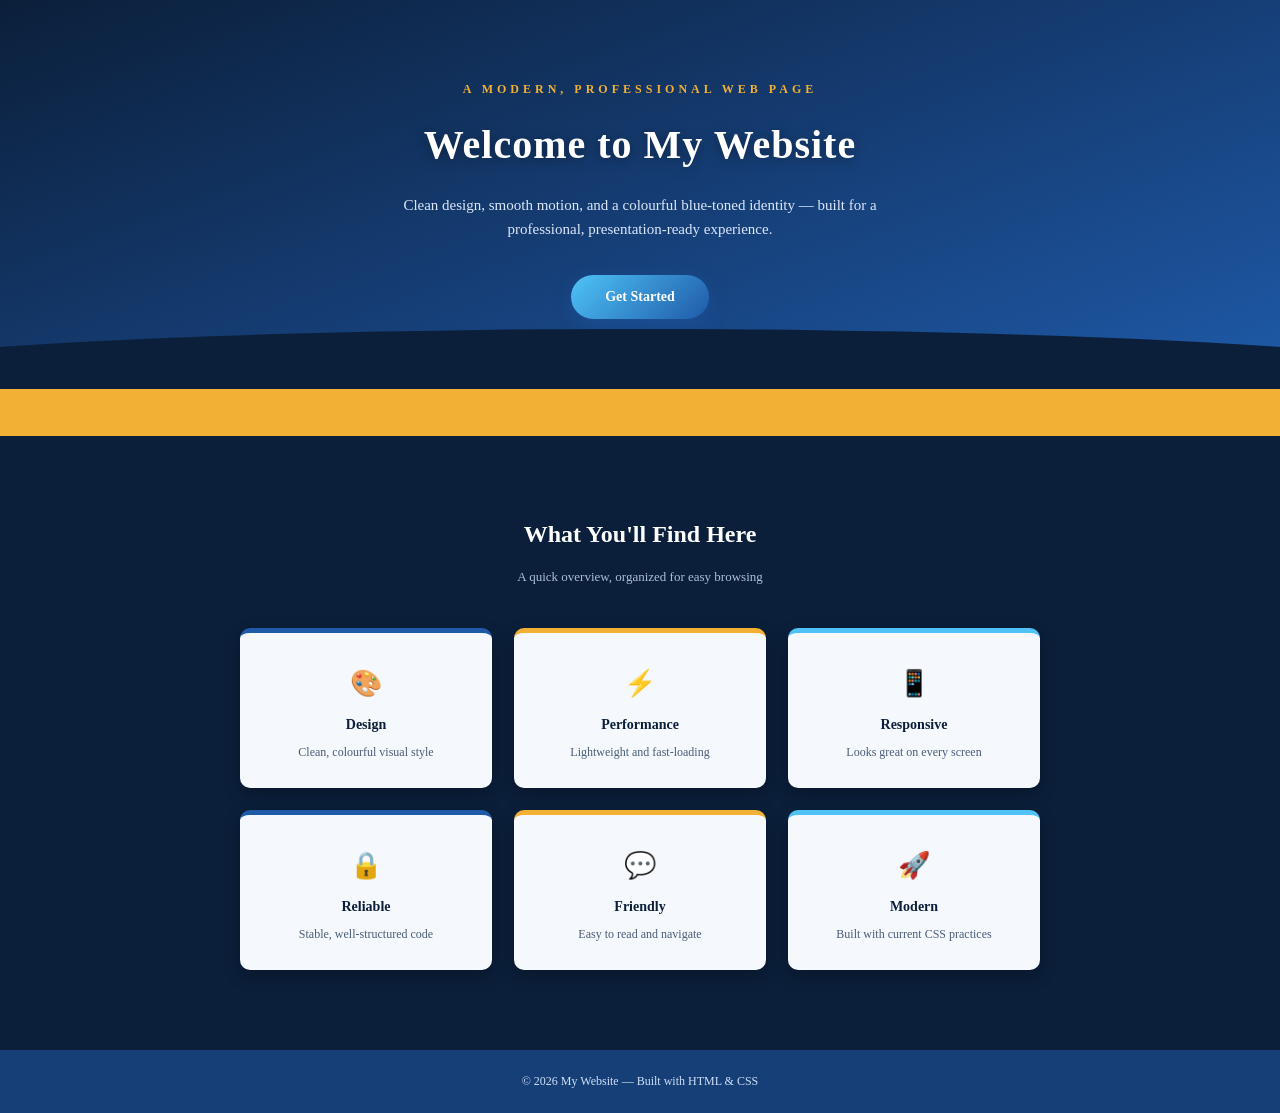
<file: index.html>
<!DOCTYPE html>
<html lang="en">
<head>
<meta charset="UTF-8">
<meta name="viewport" content="width=device-width, initial-scale=1.0">
<title>Welcome to My Website</title>

<style>
    /* ============================================
       DESIGN TOKENS
       Palette:
         --navy   : deep base background
         --blue   : primary brand blue
         --sky    : light blue accent
         --gold   : warm highlight (the "colourful" pop)
         --offwhite: card/light surface
       ============================================ */
    :root {
        --navy: #0b1f3a;
        --blue: #1e5aa8;
        --blue-dark: #163f78;
        --sky: #4fc3f7;
        --gold: #f2b134;
        --offwhite: #f5f8fc;
        --white: #ffffff;
        --font-body: Cambria, "Times New Roman", serif;
    }

    * { box-sizing: border-box; }

    html {
        scroll-behavior: smooth;
    }

    /* Custom scrollbar for a more polished feel */
    ::-webkit-scrollbar { width: 10px; }
    ::-webkit-scrollbar-track { background: var(--navy); }
    ::-webkit-scrollbar-thumb {
        background: linear-gradient(var(--sky), var(--blue));
        border-radius: 10px;
    }

    body {
        margin: 0;
        font-family: var(--font-body);
        font-size: 14px;
        color: var(--white);
        text-align: center;
        background: var(--navy);
        line-height: 1.6;
    }

    /* ============================================
       HERO SECTION
       Gradient navy -> blue, with fade-in headline
       ============================================ */
    .hero {
        background: linear-gradient(160deg, var(--navy) 0%, var(--blue-dark) 55%, var(--blue) 100%);
        padding: 80px 20px 60px;
        position: relative;
        overflow: hidden;
    }

    .hero::after {
        content: "";
        position: absolute;
        bottom: -60px;
        left: 50%;
        transform: translateX(-50%);
        width: 140%;
        height: 120px;
        background: var(--navy);
        border-radius: 50%;
    }

    .eyebrow {
        letter-spacing: 4px;
        text-transform: uppercase;
        font-size: 12px;
        color: var(--gold);
        font-weight: bold;
        margin-bottom: 14px;
        animation: fadeInDown 0.8s ease both;
    }

    h1 {
        font-size: 40px;
        margin: 0 0 16px;
        letter-spacing: 1px;
        color: var(--white);
        text-shadow: 0 2px 12px rgba(0,0,0,0.35);
        animation: fadeInUp 0.9s ease both;
    }

    .hero p.subtitle {
        max-width: 520px;
        margin: 0 auto;
        color: #dce8f9;
        font-size: 15px;
        animation: fadeInUp 1.1s ease both;
    }

    @keyframes fadeInUp {
        from { opacity: 0; transform: translateY(25px); }
        to   { opacity: 1; transform: translateY(0); }
    }
    @keyframes fadeInDown {
        from { opacity: 0; transform: translateY(-15px); }
        to   { opacity: 1; transform: translateY(0); }
    }

    /* ============================================
       SCROLLING TICKER (CSS marquee)
       ============================================ */
    .scroll-container {
        width: 100%;
        overflow: hidden;
        background: var(--gold);
        color: var(--navy);
        padding: 12px 0;
        white-space: nowrap;
        box-shadow: 0 4px 14px rgba(0,0,0,0.25);
    }

    .scroll-text {
        display: inline-block;
        padding-left: 100%;
        animation: scroll-left 14s linear infinite;
        font-weight: bold;
        font-size: 14px;
        letter-spacing: 0.5px;
    }

    @keyframes scroll-left {
        0%   { transform: translateX(0); }
        100% { transform: translateX(-100%); }
    }

    /* ============================================
       BUTTON
       Gradient fill, lifts and glows on hover
       ============================================ */
    .my-button {
        background: linear-gradient(135deg, var(--sky), var(--blue));
        color: var(--white);
        font-family: var(--font-body);
        font-size: 14px;
        font-weight: bold;
        border: none;
        padding: 14px 34px;
        border-radius: 30px;
        cursor: pointer;
        margin: 34px 0 10px;
        box-shadow: 0 6px 18px rgba(30, 90, 168, 0.45);
        transition: transform 0.25s ease, box-shadow 0.25s ease;
    }

    .my-button:hover {
        transform: translateY(-3px);
        box-shadow: 0 10px 24px rgba(79, 195, 247, 0.55);
    }

    .my-button:active {
        transform: translateY(0);
    }

    /* ============================================
       SECTION: GRID CARDS
       Each card has a rotating colored top accent
       ============================================ */
    .section {
        padding: 60px 20px 80px;
        background: var(--navy);
    }

    .section-title {
        font-size: 24px;
        margin-bottom: 6px;
        color: var(--white);
    }

    .section-subtitle {
        color: #a9c0dd;
        font-size: 13px;
        margin-bottom: 40px;
    }

    .grid-container {
        display: grid;
        grid-template-columns: repeat(3, 1fr);
        gap: 22px;
        max-width: 800px;
        margin: 0 auto;
    }

    .grid-box {
        background: var(--offwhite);
        color: var(--navy);
        font-family: var(--font-body);
        font-size: 14px;
        padding: 30px 16px 26px;
        border-radius: 10px;
        font-weight: bold;
        border-top: 5px solid var(--blue);
        box-shadow: 0 6px 16px rgba(0,0,0,0.25);
        transition: transform 0.25s ease, box-shadow 0.25s ease;
    }

    /* Rotating accent colors: blue / gold / sky */
    .grid-box:nth-child(3n+1) { border-top-color: var(--blue); }
    .grid-box:nth-child(3n+2) { border-top-color: var(--gold); }
    .grid-box:nth-child(3n+3) { border-top-color: var(--sky); }

    .grid-box:hover {
        transform: translateY(-8px);
        box-shadow: 0 14px 26px rgba(0,0,0,0.35);
    }

    .grid-box .icon {
        font-size: 26px;
        display: block;
        margin-bottom: 10px;
    }

    .grid-box .desc {
        display: block;
        font-weight: normal;
        font-size: 12px;
        color: #4a5c78;
        margin-top: 6px;
    }

    footer {
        padding: 22px;
        background: var(--blue-dark);
        color: #cfe0f7;
        font-size: 12px;
    }

    /* ============================================
       RESPONSIVE
       ============================================ */
    @media (max-width: 640px) {
        .grid-container { grid-template-columns: 1fr; }
        h1 { font-size: 30px; }
    }
</style>
</head>

<body>

    <!-- ================= HERO ================= -->
    <section class="hero">
        <div class="eyebrow">A Modern, Professional Web Page</div>
        <h1>Welcome to My Website</h1>
        <p class="subtitle">
            Clean design, smooth motion, and a colourful blue-toned identity —
            built for a professional, presentation-ready experience.
        </p>
        <button class="my-button" onclick="alert('Thanks for clicking!')">Get Started</button>
    </section>

    <!-- ================= SCROLLING TICKER ================= -->
    <div class="scroll-container">
        <span class="scroll-text">
            ✨ Welcome to my website — thank you for visiting. Explore the sections below to learn more. ✨
        </span>
    </div>

    <!-- ================= GRID SECTION ================= -->
    <section class="section">
        <h2 class="section-title">What You'll Find Here</h2>
        <p class="section-subtitle">A quick overview, organized for easy browsing</p>

        <div class="grid-container">
            <div class="grid-box">
                <span class="icon">🎨</span>
                Design
                <span class="desc">Clean, colourful visual style</span>
            </div>
            <div class="grid-box">
                <span class="icon">⚡</span>
                Performance
                <span class="desc">Lightweight and fast-loading</span>
            </div>
            <div class="grid-box">
                <span class="icon">📱</span>
                Responsive
                <span class="desc">Looks great on every screen</span>
            </div>
            <div class="grid-box">
                <span class="icon">🔒</span>
                Reliable
                <span class="desc">Stable, well-structured code</span>
            </div>
            <div class="grid-box">
                <span class="icon">💬</span>
                Friendly
                <span class="desc">Easy to read and navigate</span>
            </div>
            <div class="grid-box">
                <span class="icon">🚀</span>
                Modern
                <span class="desc">Built with current CSS practices</span>
            </div>
        </div>
    </section>

    <footer>
        © 2026 My Website — Built with HTML &amp; CSS
    </footer>

</body>
</html>
</file>
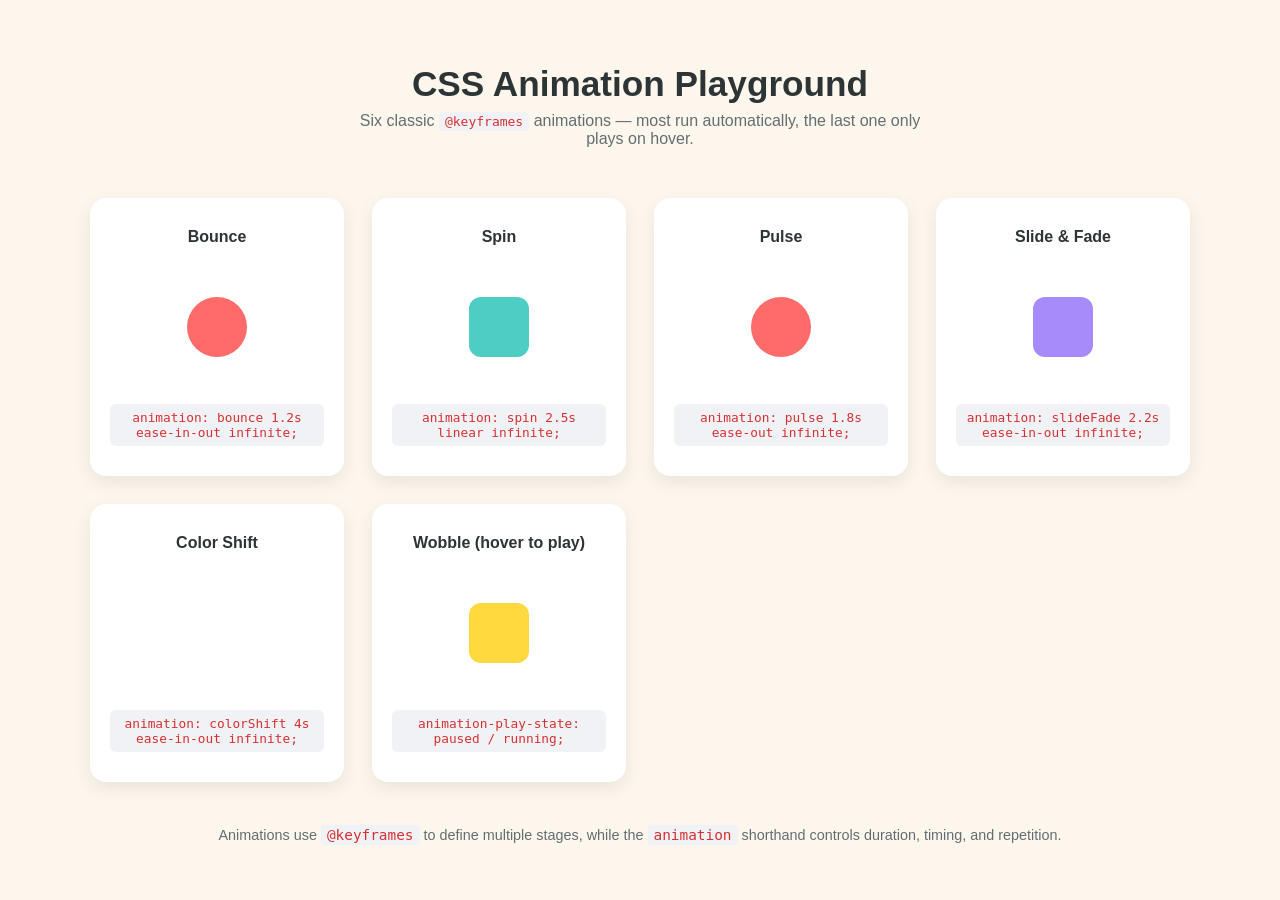
<file: Animation_2.html>
<!DOCTYPE html>
<html lang="en">
<head>
<meta charset="UTF-8">
<meta name="viewport" content="width=device-width, initial-scale=1.0">
<title>CSS Animation Demo</title>
<style>
  :root {
    --bg: #fdf6ec;
    --card: #ffffff;
    --accent: #ff6b6b;
    --accent2: #4ecdc4;
    --accent3: #ffd93d;
    --accent4: #a78bfa;
    --text: #2d3436;
  }

  * { box-sizing: border-box; }

  body {
    margin: 0;
    font-family: 'Trebuchet MS', 'Segoe UI', sans-serif;
    background: var(--bg);
    color: var(--text);
    padding: 40px 20px;
  }

  header {
    text-align: center;
    margin-bottom: 50px;
  }

  header h1 { font-size: 2.2rem; margin-bottom: 8px; }
  header p  { color: #636e72; max-width: 600px; margin: 0 auto; }

  .grid {
    display: grid;
    grid-template-columns: repeat(auto-fit, minmax(230px, 1fr));
    gap: 28px;
    max-width: 1100px;
    margin: 0 auto;
  }

  .card {
    background: var(--card);
    border-radius: 16px;
    padding: 30px 20px;
    text-align: center;
    box-shadow: 0 6px 18px rgba(0,0,0,0.08);
    overflow: hidden;
  }

  .card h3 { margin-top: 0; font-size: 1rem; color: #2d3436; }
  .card code {
    display: block;
    margin-top: 12px;
    background: #f1f2f6;
    padding: 6px 8px;
    border-radius: 6px;
    font-size: 0.8rem;
    color: #d63031;
  }

  .stage {
    height: 130px;
    display: flex;
    align-items: center;
    justify-content: center;
    position: relative;
  }

  .shape {
    width: 60px;
    height: 60px;
    border-radius: 12px;
  }

  /* 1. Bounce animation */
  @keyframes bounce {
    0%, 100% { transform: translateY(0); }
    50%      { transform: translateY(-35px); }
  }
  .anim-bounce {
    background: var(--accent);
    border-radius: 50%;
    animation: bounce 1.2s ease-in-out infinite;
  }

  /* 2. Spin animation */
  @keyframes spin {
    from { transform: rotate(0deg); }
    to   { transform: rotate(360deg); }
  }
  .anim-spin {
    background: var(--accent2);
    animation: spin 2.5s linear infinite;
  }

  /* 3. Pulse animation */
  @keyframes pulse {
    0%   { transform: scale(1);   box-shadow: 0 0 0 0 rgba(255,107,107,0.5); }
    70%  { transform: scale(1.15); box-shadow: 0 0 0 15px rgba(255,107,107,0); }
    100% { transform: scale(1);   box-shadow: 0 0 0 0 rgba(255,107,107,0); }
  }
  .anim-pulse {
    background: var(--accent);
    border-radius: 50%;
    animation: pulse 1.8s ease-out infinite;
  }

  /* 4. Slide + fade animation */
  @keyframes slideFade {
    0%   { transform: translateX(-60px); opacity: 0; }
    50%  { opacity: 1; }
    100% { transform: translateX(60px); opacity: 0; }
  }
  .anim-slide {
    background: var(--accent4);
    animation: slideFade 2.2s ease-in-out infinite;
  }

  /* 5. Color-changing animation (multi-step keyframes) */
  @keyframes colorShift {
    0%   { background: var(--accent); }
    25%  { background: var(--accent3); }
    50%  { background: var(--accent2); }
    75%  { background: var(--accent4); }
    100% { background: var(--accent); }
  }
  .anim-color {
    animation: colorShift 4s ease-in-out infinite;
  }

  /* 6. Animation triggered on hover with pause/play control */
  @keyframes wobble {
    0%, 100% { transform: rotate(0deg); }
    25%      { transform: rotate(-12deg); }
    75%      { transform: rotate(12deg); }
  }
  .anim-hover {
    background: var(--accent3);
    animation: wobble 0.6s ease-in-out infinite;
    animation-play-state: paused;
  }
  .card:hover .anim-hover {
    animation-play-state: running;
  }

  footer {
    text-align: center;
    color: #636e72;
    margin-top: 45px;
    font-size: 0.9rem;
  }

  code.inline {
    background: #f1f2f6;
    padding: 2px 6px;
    border-radius: 4px;
    color: #d63031;
  }
</style>
</head>
<body>

<header>
  <h1>CSS Animation Playground</h1>
  <p>Six classic <code class="inline">@keyframes</code> animations — most run automatically, the last one only plays on hover.</p>
</header>

<div class="grid">

  <div class="card">
    <h3>Bounce</h3>
    <div class="stage"><div class="shape anim-bounce"></div></div>
    <code>animation: bounce 1.2s ease-in-out infinite;</code>
  </div>

  <div class="card">
    <h3>Spin</h3>
    <div class="stage"><div class="shape anim-spin"></div></div>
    <code>animation: spin 2.5s linear infinite;</code>
  </div>

  <div class="card">
    <h3>Pulse</h3>
    <div class="stage"><div class="shape anim-pulse"></div></div>
    <code>animation: pulse 1.8s ease-out infinite;</code>
  </div>

  <div class="card">
    <h3>Slide &amp; Fade</h3>
    <div class="stage"><div class="shape anim-slide"></div></div>
    <code>animation: slideFade 2.2s ease-in-out infinite;</code>
  </div>

  <div class="card">
    <h3>Color Shift</h3>
    <div class="stage"><div class="shape anim-color"></div></div>
    <code>animation: colorShift 4s ease-in-out infinite;</code>
  </div>

  <div class="card">
    <h3>Wobble (hover to play)</h3>
    <div class="stage"><div class="shape anim-hover"></div></div>
    <code>animation-play-state: paused / running;</code>
  </div>

</div>

<footer>
  <p>Animations use <code class="inline">@keyframes</code> to define multiple stages, while the <code class="inline">animation</code> shorthand controls duration, timing, and repetition.</p>
</footer>

</body>
</html>
</file>
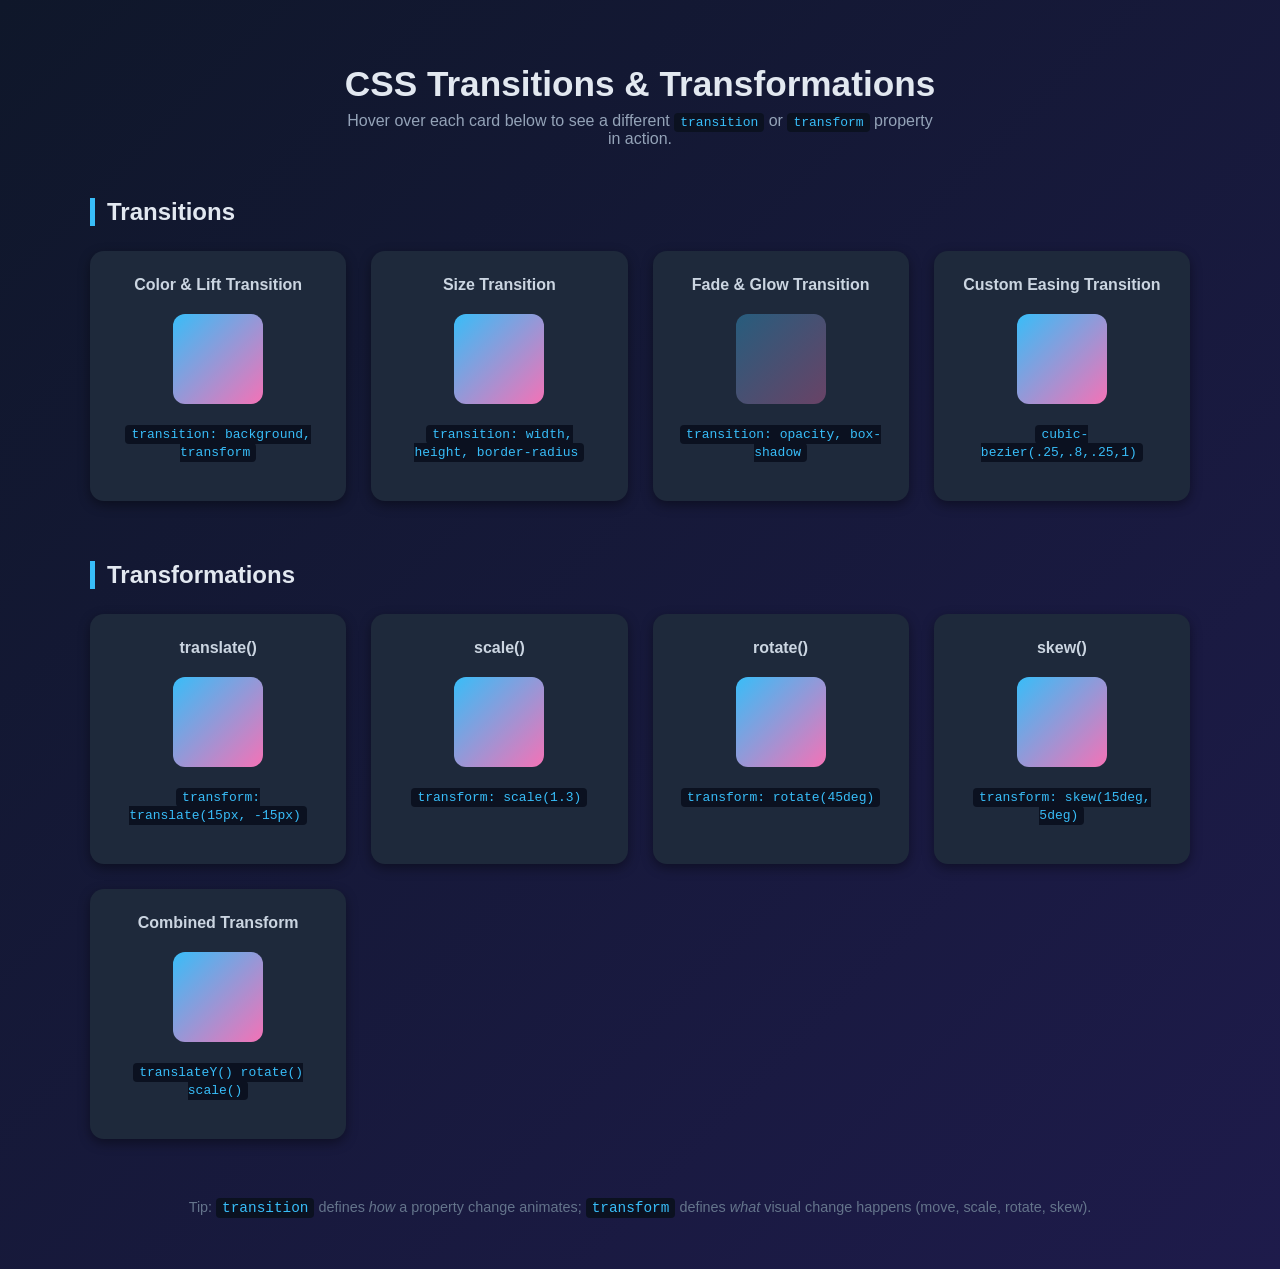
<file: Transitions_1.html>
<!DOCTYPE html>
<html lang="en">
<head>
<meta charset="UTF-8">
<meta name="viewport" content="width=device-width, initial-scale=1.0">
<title>CSS Transitions &amp; Transformations Demo</title>
<style>
  :root {
    --bg: #0f172a;
    --card: #1e293b;
    --accent: #38bdf8;
    --accent2: #f472b6;
    --accent3: #34d399;
    --text: #e2e8f0;
  }

  * { box-sizing: border-box; }

  body {
    margin: 0;
    font-family: 'Segoe UI', Tahoma, Geneva, Verdana, sans-serif;
    background: linear-gradient(135deg, #0f172a, #1e1b4b);
    color: var(--text);
    padding: 40px 20px;
  }

  header {
    text-align: center;
    margin-bottom: 50px;
  }

  header h1 {
    font-size: 2.2rem;
    margin-bottom: 8px;
  }

  header p {
    color: #94a3b8;
    max-width: 600px;
    margin: 0 auto;
  }

  section {
    max-width: 1100px;
    margin: 0 auto 60px auto;
  }

  section h2 {
    border-left: 5px solid var(--accent);
    padding-left: 12px;
    margin-bottom: 25px;
  }

  .grid {
    display: grid;
    grid-template-columns: repeat(auto-fit, minmax(220px, 1fr));
    gap: 25px;
  }

  .card {
    background: var(--card);
    border-radius: 14px;
    padding: 25px;
    text-align: center;
    box-shadow: 0 4px 12px rgba(0,0,0,0.4);
    cursor: pointer;
  }

  .card h3 {
    margin-top: 0;
    font-size: 1rem;
    color: #cbd5e1;
  }

  .box {
    width: 90px;
    height: 90px;
    margin: 20px auto;
    border-radius: 12px;
    background: linear-gradient(135deg, var(--accent), var(--accent2));
  }

  /* ---------- TRANSITION EXAMPLES ---------- */

  /* 1. Simple property transition (color + background) */
  .t-color {
    transition: background 0.4s ease, transform 0.4s ease;
  }
  .t-color:hover {
    background: linear-gradient(135deg, var(--accent3), var(--accent));
    transform: translateY(-8px);
  }

  /* 2. Size transition */
  .t-size {
    transition: width 0.5s ease-in-out, height 0.5s ease-in-out, border-radius 0.5s ease;
  }
  .card:hover .t-size {
    width: 120px;
    height: 120px;
    border-radius: 50%;
  }

  /* 3. Opacity + shadow transition */
  .t-fade {
    transition: opacity 0.6s ease, box-shadow 0.6s ease;
    opacity: 0.35;
  }
  .card:hover .t-fade {
    opacity: 1;
    box-shadow: 0 0 25px var(--accent2);
  }

  /* 4. Multiple property transition with custom timing function */
  .t-multi {
    transition: transform 0.5s cubic-bezier(.25,.8,.25,1), background 0.5s ease;
  }
  .card:hover .t-multi {
    transform: rotate(15deg) scale(1.15);
    background: linear-gradient(135deg, #fbbf24, #f472b6);
  }

  /* ---------- TRANSFORM EXAMPLES ---------- */

  .tr-translate:hover { transform: translate(15px, -15px); transition: transform 0.4s ease; }
  .tr-scale:hover      { transform: scale(1.3); transition: transform 0.4s ease; }
  .tr-rotate:hover     { transform: rotate(45deg); transition: transform 0.4s ease; }
  .tr-skew:hover       { transform: skew(15deg, 5deg); transition: transform 0.4s ease; }
  .tr-combo:hover       {
    transform: translateY(-10px) rotate(10deg) scale(1.1);
    transition: transform 0.5s ease;
  }

  footer {
    text-align: center;
    color: #64748b;
    margin-top: 40px;
    font-size: 0.9rem;
  }

  code {
    background: #0b1120;
    padding: 2px 6px;
    border-radius: 4px;
    color: var(--accent);
  }
</style>
</head>
<body>

<header>
  <h1>CSS Transitions &amp; Transformations</h1>
  <p>Hover over each card below to see a different <code>transition</code> or <code>transform</code> property in action.</p>
</header>

<section>
  <h2>Transitions</h2>
  <div class="grid">
    <div class="card">
      <h3>Color &amp; Lift Transition</h3>
      <div class="box t-color"></div>
      <p><code>transition: background, transform</code></p>
    </div>

    <div class="card">
      <h3>Size Transition</h3>
      <div class="box t-size"></div>
      <p><code>transition: width, height, border-radius</code></p>
    </div>

    <div class="card">
      <h3>Fade &amp; Glow Transition</h3>
      <div class="box t-fade"></div>
      <p><code>transition: opacity, box-shadow</code></p>
    </div>

    <div class="card">
      <h3>Custom Easing Transition</h3>
      <div class="box t-multi"></div>
      <p><code>cubic-bezier(.25,.8,.25,1)</code></p>
    </div>
  </div>
</section>

<section>
  <h2>Transformations</h2>
  <div class="grid">
    <div class="card">
      <h3>translate()</h3>
      <div class="box tr-translate"></div>
      <p><code>transform: translate(15px, -15px)</code></p>
    </div>

    <div class="card">
      <h3>scale()</h3>
      <div class="box tr-scale"></div>
      <p><code>transform: scale(1.3)</code></p>
    </div>

    <div class="card">
      <h3>rotate()</h3>
      <div class="box tr-rotate"></div>
      <p><code>transform: rotate(45deg)</code></p>
    </div>

    <div class="card">
      <h3>skew()</h3>
      <div class="box tr-skew"></div>
      <p><code>transform: skew(15deg, 5deg)</code></p>
    </div>

    <div class="card">
      <h3>Combined Transform</h3>
      <div class="box tr-combo"></div>
      <p><code>translateY() rotate() scale()</code></p>
    </div>
  </div>
</section>

<footer>
  <p>Tip: <code>transition</code> defines <em>how</em> a property change animates; <code>transform</code> defines <em>what</em> visual change happens (move, scale, rotate, skew).</p>
</footer>

</body>
</html>
</file>
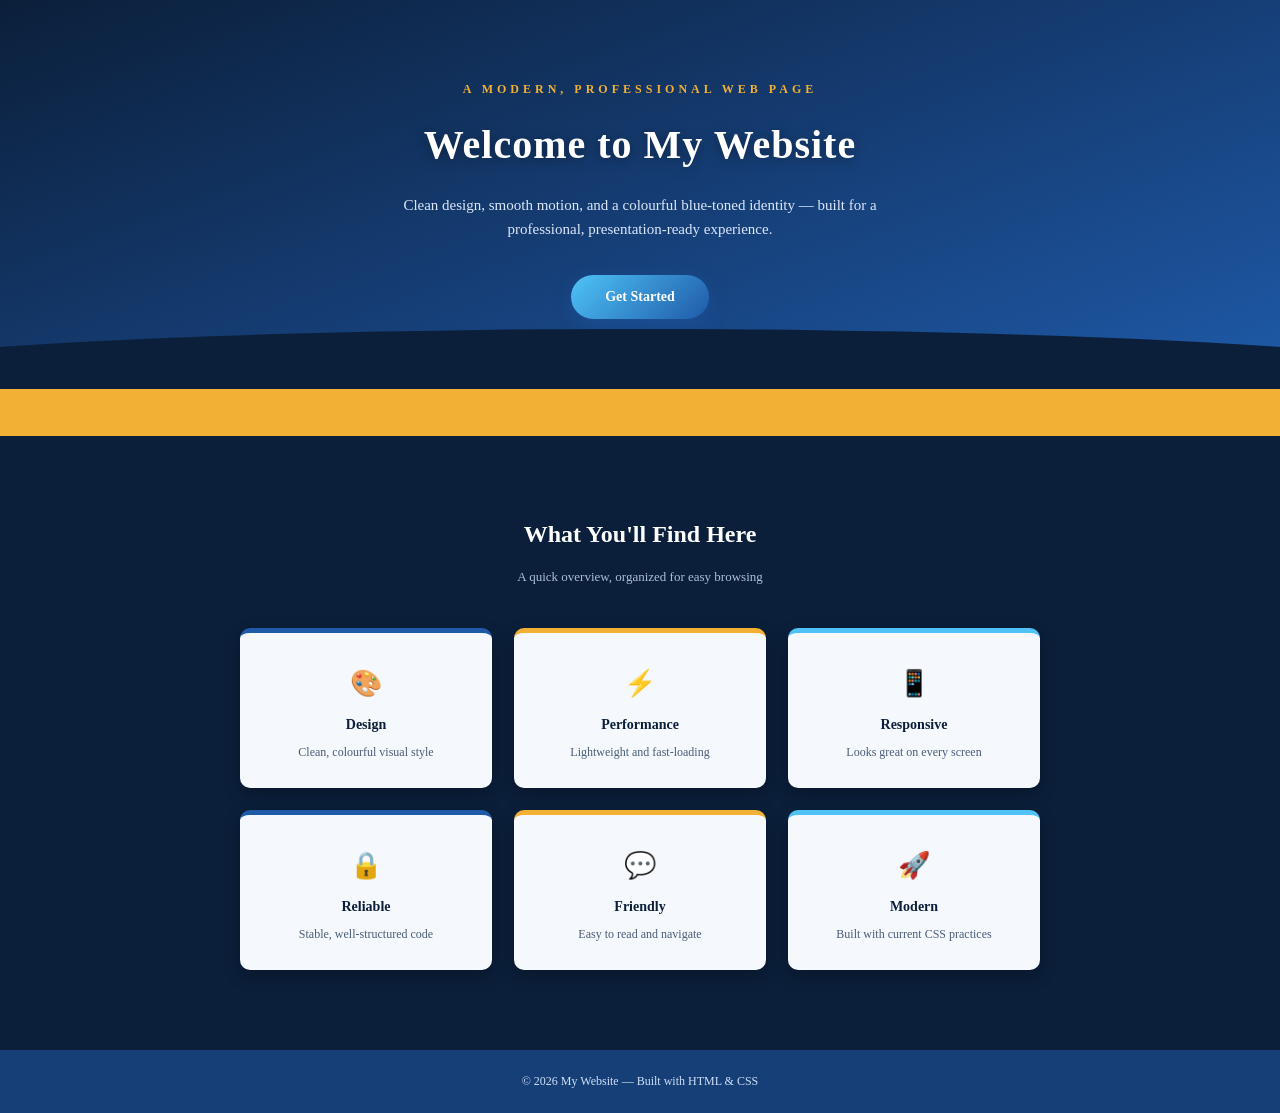
<file: welcome.html>
<!DOCTYPE html>
<html lang="en">
<head>
<meta charset="UTF-8">
<meta name="viewport" content="width=device-width, initial-scale=1.0">
<title>Welcome to My Website</title>

<style>
    /* ============================================
       DESIGN TOKENS
       Palette:
         --navy   : deep base background
         --blue   : primary brand blue
         --sky    : light blue accent
         --gold   : warm highlight (the "colourful" pop)
         --offwhite: card/light surface
       ============================================ */
    :root {
        --navy: #0b1f3a;
        --blue: #1e5aa8;
        --blue-dark: #163f78;
        --sky: #4fc3f7;
        --gold: #f2b134;
        --offwhite: #f5f8fc;
        --white: #ffffff;
        --font-body: Cambria, "Times New Roman", serif;
    }

    * { box-sizing: border-box; }

    html {
        scroll-behavior: smooth;
    }

    /* Custom scrollbar for a more polished feel */
    ::-webkit-scrollbar { width: 10px; }
    ::-webkit-scrollbar-track { background: var(--navy); }
    ::-webkit-scrollbar-thumb {
        background: linear-gradient(var(--sky), var(--blue));
        border-radius: 10px;
    }

    body {
        margin: 0;
        font-family: var(--font-body);
        font-size: 14px;
        color: var(--white);
        text-align: center;
        background: var(--navy);
        line-height: 1.6;
    }

    /* ============================================
       HERO SECTION
       Gradient navy -> blue, with fade-in headline
       ============================================ */
    .hero {
        background: linear-gradient(160deg, var(--navy) 0%, var(--blue-dark) 55%, var(--blue) 100%);
        padding: 80px 20px 60px;
        position: relative;
        overflow: hidden;
    }

    .hero::after {
        content: "";
        position: absolute;
        bottom: -60px;
        left: 50%;
        transform: translateX(-50%);
        width: 140%;
        height: 120px;
        background: var(--navy);
        border-radius: 50%;
    }

    .eyebrow {
        letter-spacing: 4px;
        text-transform: uppercase;
        font-size: 12px;
        color: var(--gold);
        font-weight: bold;
        margin-bottom: 14px;
        animation: fadeInDown 0.8s ease both;
    }

    h1 {
        font-size: 40px;
        margin: 0 0 16px;
        letter-spacing: 1px;
        color: var(--white);
        text-shadow: 0 2px 12px rgba(0,0,0,0.35);
        animation: fadeInUp 0.9s ease both;
    }

    .hero p.subtitle {
        max-width: 520px;
        margin: 0 auto;
        color: #dce8f9;
        font-size: 15px;
        animation: fadeInUp 1.1s ease both;
    }

    @keyframes fadeInUp {
        from { opacity: 0; transform: translateY(25px); }
        to   { opacity: 1; transform: translateY(0); }
    }
    @keyframes fadeInDown {
        from { opacity: 0; transform: translateY(-15px); }
        to   { opacity: 1; transform: translateY(0); }
    }

    /* ============================================
       SCROLLING TICKER (CSS marquee)
       ============================================ */
    .scroll-container {
        width: 100%;
        overflow: hidden;
        background: var(--gold);
        color: var(--navy);
        padding: 12px 0;
        white-space: nowrap;
        box-shadow: 0 4px 14px rgba(0,0,0,0.25);
    }

    .scroll-text {
        display: inline-block;
        padding-left: 100%;
        animation: scroll-left 14s linear infinite;
        font-weight: bold;
        font-size: 14px;
        letter-spacing: 0.5px;
    }

    @keyframes scroll-left {
        0%   { transform: translateX(0); }
        100% { transform: translateX(-100%); }
    }

    /* ============================================
       BUTTON
       Gradient fill, lifts and glows on hover
       ============================================ */
    .my-button {
        background: linear-gradient(135deg, var(--sky), var(--blue));
        color: var(--white);
        font-family: var(--font-body);
        font-size: 14px;
        font-weight: bold;
        border: none;
        padding: 14px 34px;
        border-radius: 30px;
        cursor: pointer;
        margin: 34px 0 10px;
        box-shadow: 0 6px 18px rgba(30, 90, 168, 0.45);
        transition: transform 0.25s ease, box-shadow 0.25s ease;
    }

    .my-button:hover {
        transform: translateY(-3px);
        box-shadow: 0 10px 24px rgba(79, 195, 247, 0.55);
    }

    .my-button:active {
        transform: translateY(0);
    }

    /* ============================================
       SECTION: GRID CARDS
       Each card has a rotating colored top accent
       ============================================ */
    .section {
        padding: 60px 20px 80px;
        background: var(--navy);
    }

    .section-title {
        font-size: 24px;
        margin-bottom: 6px;
        color: var(--white);
    }

    .section-subtitle {
        color: #a9c0dd;
        font-size: 13px;
        margin-bottom: 40px;
    }

    .grid-container {
        display: grid;
        grid-template-columns: repeat(3, 1fr);
        gap: 22px;
        max-width: 800px;
        margin: 0 auto;
    }

    .grid-box {
        background: var(--offwhite);
        color: var(--navy);
        font-family: var(--font-body);
        font-size: 14px;
        padding: 30px 16px 26px;
        border-radius: 10px;
        font-weight: bold;
        border-top: 5px solid var(--blue);
        box-shadow: 0 6px 16px rgba(0,0,0,0.25);
        transition: transform 0.25s ease, box-shadow 0.25s ease;
    }

    /* Rotating accent colors: blue / gold / sky */
    .grid-box:nth-child(3n+1) { border-top-color: var(--blue); }
    .grid-box:nth-child(3n+2) { border-top-color: var(--gold); }
    .grid-box:nth-child(3n+3) { border-top-color: var(--sky); }

    .grid-box:hover {
        transform: translateY(-8px);
        box-shadow: 0 14px 26px rgba(0,0,0,0.35);
    }

    .grid-box .icon {
        font-size: 26px;
        display: block;
        margin-bottom: 10px;
    }

    .grid-box .desc {
        display: block;
        font-weight: normal;
        font-size: 12px;
        color: #4a5c78;
        margin-top: 6px;
    }

    footer {
        padding: 22px;
        background: var(--blue-dark);
        color: #cfe0f7;
        font-size: 12px;
    }

    /* ============================================
       RESPONSIVE
       ============================================ */
    @media (max-width: 640px) {
        .grid-container { grid-template-columns: 1fr; }
        h1 { font-size: 30px; }
    }
</style>
</head>

<body>

    <!-- ================= HERO ================= -->
    <section class="hero">
        <div class="eyebrow">A Modern, Professional Web Page</div>
        <h1>Welcome to My Website</h1>
        <p class="subtitle">
            Clean design, smooth motion, and a colourful blue-toned identity —
            built for a professional, presentation-ready experience.
        </p>
        <button class="my-button" onclick="alert('Thanks for clicking!')">Get Started</button>
    </section>

    <!-- ================= SCROLLING TICKER ================= -->
    <div class="scroll-container">
        <span class="scroll-text">
            ✨ Welcome to my website — thank you for visiting. Explore the sections below to learn more. ✨
        </span>
    </div>

    <!-- ================= GRID SECTION ================= -->
    <section class="section">
        <h2 class="section-title">What You'll Find Here</h2>
        <p class="section-subtitle">A quick overview, organized for easy browsing</p>

        <div class="grid-container">
            <div class="grid-box">
                <span class="icon">🎨</span>
                Design
                <span class="desc">Clean, colourful visual style</span>
            </div>
            <div class="grid-box">
                <span class="icon">⚡</span>
                Performance
                <span class="desc">Lightweight and fast-loading</span>
            </div>
            <div class="grid-box">
                <span class="icon">📱</span>
                Responsive
                <span class="desc">Looks great on every screen</span>
            </div>
            <div class="grid-box">
                <span class="icon">🔒</span>
                Reliable
                <span class="desc">Stable, well-structured code</span>
            </div>
            <div class="grid-box">
                <span class="icon">💬</span>
                Friendly
                <span class="desc">Easy to read and navigate</span>
            </div>
            <div class="grid-box">
                <span class="icon">🚀</span>
                Modern
                <span class="desc">Built with current CSS practices</span>
            </div>
        </div>
    </section>

    <footer>
        © 2026 My Website — Built with HTML &amp; CSS
    </footer>

</body>
</html>
</file>
